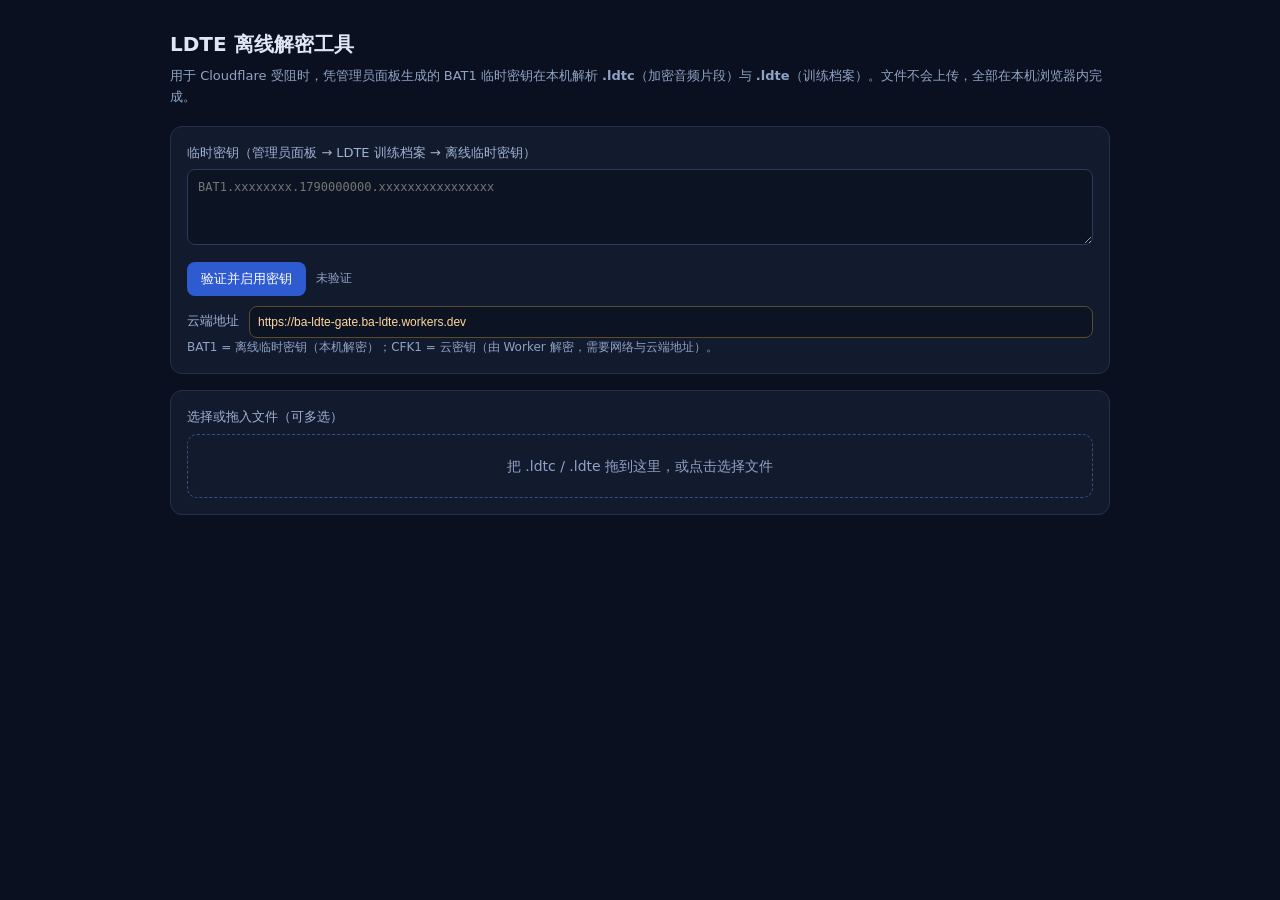
<file: cloudflare-worker/pages/index.html>
<!DOCTYPE html>
<html lang="zh-CN">
<head>
<meta charset="utf-8">
<title>LDTE 离线解密工具</title>
<style>
  :root{color-scheme:dark}
  *{box-sizing:border-box}
  body{margin:0;background:#0b1020;color:#dfe7f5;font:14px/1.6 "Microsoft YaHei",system-ui,sans-serif}
  .wrap{max-width:980px;margin:0 auto;padding:28px 20px 60px}
  h1{font-size:20px;margin:0 0 6px}
  .sub{color:#8fa3c4;font-size:13px;margin-bottom:18px}
  .card{background:#121a2e;border:1px solid #24304a;border-radius:12px;padding:16px;margin-bottom:16px}
  label{display:block;font-size:13px;color:#9fb2d0;margin-bottom:6px}
  textarea{width:100%;height:76px;background:#0c1322;color:#9fd0ff;border:1px solid #2a3a5c;border-radius:8px;padding:10px;font-size:12px;word-break:break-all;resize:vertical}
  input[type=file]{width:100%;color:#c9d7ee}
  button{background:#2f5bd0;color:#fff;border:0;border-radius:8px;padding:8px 14px;cursor:pointer;font-size:13px}
  button.ghost{background:#1d2a45;border:1px solid #2f4467;color:#c9d7ee}
  .row{display:flex;gap:10px;align-items:center;flex-wrap:wrap;margin-top:10px}
  .drop{border:1px dashed #33507e;border-radius:10px;padding:20px;text-align:center;color:#8fa3c4;cursor:pointer}
  .drop.on{border-color:#5b8cf7;background:#16223a}
  .item{border:1px solid #22304a;border-radius:10px;padding:12px;margin-top:12px;background:#0f1728}
  .item h3{margin:0 0 6px;font-size:14px;color:#cfe0ff;word-break:break-all}
  .meta{font-size:12px;color:#8fa3c4;white-space:pre-wrap;word-break:break-all}
  .bad{color:#ff8d8d}.ok{color:#7fe0a8}
  canvas{width:100%;height:110px;background:#0a1120;border:1px solid #22304a;border-radius:8px;margin-top:8px}
  audio{width:100%;margin-top:10px}
  pre{background:#0a1120;border:1px solid #22304a;border-radius:8px;padding:10px;max-height:240px;overflow:auto;font-size:12px;white-space:pre-wrap;word-break:break-all}
</style>
</head>
<body>
<div class="wrap">
  <h1>LDTE 离线解密工具</h1>
  <div class="sub">用于 Cloudflare 受阻时，凭管理员面板生成的 BAT1 临时密钥在本机解析 <b>.ldtc</b>（加密音频片段）与 <b>.ldte</b>（训练档案）。文件不会上传，全部在本机浏览器内完成。</div>

  <div class="card">
    <label>临时密钥（管理员面板 → LDTE 训练档案 → 离线临时密钥）</label>
    <textarea id="token" placeholder="BAT1.xxxxxxxx.1790000000.xxxxxxxxxxxxxxxx"></textarea>
    <div class="row">
      <button id="use">验证并启用密钥</button>
      <span id="tokstate" class="meta">未验证</span>
    </div>
    <div class="row">
      <label style="margin:0">云端地址</label>
      <input id="cloudbase" type="text" value="https://ba-ldte-gate.ba-ldte.workers.dev" style="flex:1;background:#0c1322;color:#ffd79f;border:1px solid #5c4a2a;border-radius:8px;padding:8px;font-size:12px">
    </div>
    <div class="meta">BAT1 = 离线临时密钥（本机解密）；CFK1 = 云密钥（由 Worker 解密，需要网络与云端地址）。</div>
  </div>

  <div class="card">
    <label>选择或拖入文件（可多选）</label>
    <div class="drop" id="drop">把 .ldtc / .ldte 拖到这里，或点击选择文件<input type="file" id="file" multiple accept=".ldtc,.ldte" style="display:none"></div>
    <div id="results"></div>
  </div>
</div>
<script>
(function(){
  var master = null, masterExp = 0;

  function b64urlToBytes(s){
    s = s.replace(/-/g,'+').replace(/_/g,'/');
    while (s.length % 4) s += '=';
    var bin = atob(s);
    var out = new Uint8Array(bin.length);
    for (var i=0;i<bin.length;i++) out[i] = bin.charCodeAt(i);
    return out;
  }
  function toHex(buf){
    var u = new Uint8Array(buf), s = '';
    for (var i=0;i<u.length;i++) s += u[i].toString(16).padStart(2,'0');
    return s;
  }
  function concat(a,b){
    var out = new Uint8Array(a.length + b.length);
    out.set(a,0); out.set(b,a.length);
    return out;
  }
  function fmtSize(n){
    if (n >= 1048576) return (n/1048576).toFixed(2) + ' MB';
    if (n >= 1024) return (n/1024).toFixed(1) + ' KB';
    return n + ' B';
  }
  function el(id){ return document.getElementById(id); }

  var cloud = { mode: false, token: '', base: '' };

  async function cloudVerify(base, token){
    const r = await fetch(base.replace(/\/+$/, '') + '/verify?token=' + encodeURIComponent(token), { cache: 'no-store' });
    const d = await r.json();
    if (!d || !d.ok) throw new Error('云端校验失败：' + ((d && d.error) || r.status));
    return d;
  }

  async function parseToken(tok){
    var p = String(tok || '').trim().split('.');
    if (p.length !== 4 || p[0] !== 'BAT1') throw new Error('格式不是 BAT1 临时密钥');
    var key = b64urlToBytes(p[1]);
    if (key.length !== 32) throw new Error('密钥长度不正确');
    var exp = parseInt(p[2], 10);
    if (!exp) throw new Error('到期时间无效');
    var raw = p[1] + '.' + p[2];
    var dig = await crypto.subtle.digest('SHA-256', new TextEncoder().encode(raw));
    var fp = toHex(dig).slice(0,16);
    if (fp !== String(p[3]).toLowerCase()) throw new Error('密钥校验失败，可能复制不完整');
    if (Math.floor(Date.now()/1000) > exp) throw new Error('临时密钥已过期：' + new Date(exp*1000).toLocaleString());
    return { key: key, exp: exp };
  }

  async function decryptClip(bytes, mk){
    if (bytes.length < 101) throw new Error('片段文件过短');
    var magic = String.fromCharCode(bytes[0],bytes[1],bytes[2],bytes[3],bytes[4]);
    if (magic !== 'LDTC1') throw new Error('不是 LDTC1 加密片段');
    if (bytes[5] !== 1) throw new Error('片段版本不支持');
    var off = 6, dv = new DataView(bytes.buffer, bytes.byteOffset, bytes.byteLength);
    var nonce  = bytes.slice(off, off+12); off += 12;
    var tag    = bytes.slice(off, off+16); off += 16;
    var wnonce = bytes.slice(off, off+12); off += 12;
    var wtag   = bytes.slice(off, off+16); off += 16;
    var wkey   = bytes.slice(off, off+32); off += 32;
    var len = Number(dv.getBigInt64(off, true)); off += 8;
    if (len <= 0 || off + len > bytes.length) throw new Error('片段长度信息损坏');
    var ct = bytes.slice(off, off + len);
    var dkRaw = await crypto.subtle.decrypt({name:'AES-GCM', iv:wnonce, tagLength:128}, mk, concat(wkey, wtag));
    var dk = await crypto.subtle.importKey('raw', dkRaw, 'AES-GCM', false, ['decrypt']);
    var plain = await crypto.subtle.decrypt({name:'AES-GCM', iv:nonce, tagLength:128}, dk, concat(ct, tag));
    return new Uint8Array(plain);
  }

  function parseLdte(bytes){
    if (bytes.length < 20) throw new Error('档案文件过短');
    var magic = String.fromCharCode(bytes[0],bytes[1],bytes[2],bytes[3]);
    if (magic !== 'LDTE') throw new Error('不是 LDTE 训练档案');
    var dv = new DataView(bytes.buffer, bytes.byteOffset, bytes.byteLength);
    var off = 4;
    var ver = dv.getUint16(off, true); off += 2;
    var frameMs = dv.getUint16(off, true); off += 2;
    var passes = dv.getUint32(off, true); off += 4;
    var frames = dv.getUint32(off, true); off += 4;
    var jsonLen = dv.getUint32(off, true); off += 4;
    var channelCount = 4, sampleRate = 48000, flags = 0, segCount = 0;
    if (ver >= 2){
      channelCount = dv.getUint32(off, true); off += 4;
      sampleRate = dv.getUint32(off, true); off += 4;
      flags = dv.getUint32(off, true); off += 4;
      segCount = dv.getUint32(off, true); off += 4;
      off += 12;
    }
    if (ver === 0 || ver > 2) throw new Error('档案版本不支持：' + ver);
    if (channelCount === 0 || channelCount > 64) throw new Error('通道数异常');
    if (frames > 20000000) throw new Error('帧数异常');
    if (jsonLen > 4*1024*1024 || off + jsonLen > bytes.length) throw new Error('头部长度异常');
    var header = JSON.parse(new TextDecoder().decode(bytes.slice(off, off+jsonLen)));
    off += jsonLen;
    if (off + channelCount * frames * 4 > bytes.length) throw new Error('数据区长度不足');
    var cols = [];
    for (var c=0;c<channelCount;c++){
      var col = new Float32Array(frames);
      for (var i=0;i<frames;i++){ col[i] = dv.getFloat32(off, true); off += 4; }
      cols.push(col);
    }
    return { ver:ver, frameMs:frameMs, passes:passes, frames:frames, channelCount:channelCount,
             sampleRate:sampleRate, flags:flags, segCount:segCount, header:header, cols:cols };
  }

  function drawEnvelope(canvas, col){
    var w = canvas.width = canvas.clientWidth * (window.devicePixelRatio || 1);
    var h = canvas.height = 220;
    var g = canvas.getContext('2d');
    g.clearRect(0,0,w,h);
    g.fillStyle = '#0a1120'; g.fillRect(0,0,w,h);
    g.strokeStyle = '#5b8cf7'; g.beginPath();
    var n = col.length;
    for (var x=0;x<w;x++){
      var a = Math.floor(x * n / w), b = Math.floor((x+1) * n / w);
      var m = 0;
      for (var i=a;i<b && i<n;i++){ var v = Math.abs(col[i]); if (v > m) m = v; }
      var y = h - Math.min(1, m) * (h - 8) - 4;
      if (x === 0) g.moveTo(x,y); else g.lineTo(x,y);
    }
    g.stroke();
  }

  function addResult(title, nodes, ok, text){
    var box = document.createElement('div');
    box.className = 'item';
    var h = document.createElement('h3');
    h.textContent = title + ' · ' + (ok ? '解析成功' : '失败');
    if (!ok) h.className = 'bad';
    box.appendChild(h);
    if (text){
      var m = document.createElement('div');
      m.className = 'meta';
      m.textContent = text;
      box.appendChild(m);
    }
    (nodes||[]).forEach(function(n){ box.appendChild(n); });
    el('results').appendChild(box);
    return box;
  }

  var activeToken = null;

  el('use').onclick = async function(){
    var raw = String(el('token').value || '').trim();
    if (raw.indexOf('CFK1.') === 0){
      try{
        var base = String(el('cloudbase').value || '').trim();
        if (!base) throw new Error('请填写云端地址');
        var v = await cloudVerify(base, raw);
        cloud = { mode: true, token: raw, base: base };
        master = null;
        el('tokstate').className = 'meta ok';
        el('tokstate').textContent = '云密钥有效，到期 ' + new Date(v.expires * 1000).toLocaleString() + '（解密在云端完成）';
      }catch(e){
        cloud = { mode: false, token: '', base: '' };
        el('tokstate').className = 'meta bad';
        el('tokstate').textContent = '云端校验失败：' + (e && e.message || e);
      }
      return;
    }
    try{
      var t = await parseToken(raw);
      master = await crypto.subtle.importKey('raw', t.key, 'AES-GCM', false, ['decrypt']);
      masterExp = t.exp;
      activeToken = raw;
      cloud = { mode: false, token: '', base: '' };
      el('tokstate').className = 'meta ok';
      el('tokstate').textContent = '离线密钥有效，到期 ' + new Date(t.exp*1000).toLocaleString();
    }catch(e){
      master = null;
      el('tokstate').className = 'meta bad';
      el('tokstate').textContent = '校验失败：' + (e && e.message || e);
    }
  };

  el('token').addEventListener('input', function(){
    activeToken = null; master = null;
    cloud = { mode: false, token: '', base: '' };
    el('tokstate').className = 'meta';
    el('tokstate').textContent = '未验证';
  });

  var drop = el('drop');
  drop.onclick = function(){ el('file').click(); };
  drop.ondragover = function(e){ e.preventDefault(); drop.classList.add('on'); };
  drop.ondragleave = function(){ drop.classList.remove('on'); };
  drop.ondrop = function(e){
    e.preventDefault(); drop.classList.remove('on');
    handleFiles(e.dataTransfer.files);
  };
  el('file').onchange = function(e){ handleFiles(e.target.files); };

  async function handleFiles(files){
    if (!files || !files.length) return;
    var list = Array.prototype.slice.call(files);
    for (var i=0;i<list.length;i++) await handleOne(list[i]);
    el('file').value = '';
  }

  async function handleOne(file){
    var name = file.name || '';
    var lower = name.toLowerCase();
    try{
      var bytes = new Uint8Array(await file.arrayBuffer());
      if (lower.endsWith('.ldtc')){
        var wav;
        if (cloud.mode){
          var resp = await fetch(cloud.base.replace(/\/+$/, '') + '/decrypt', {
            method: 'POST',
            headers: { 'x-ldte-token': cloud.token, 'content-type': 'application/octet-stream' },
            body: bytes
          });
          if (!resp.ok){
            var msg = '';
            try { var err = await resp.json(); msg = (err && err.error) || ''; } catch(e2){}
            throw new Error('云端解密失败：' + (msg || resp.status));
          }
          wav = new Uint8Array(await resp.arrayBuffer());
        } else {
          if (!master){
            el('use').click();
            if (!master) throw new Error('请先粘贴并验证临时密钥');
          }
          wav = await decryptClip(bytes, master);
        }
        var blob = new Blob([wav], {type:'audio/wav'});
        var url = URL.createObjectURL(blob);
        var audio = document.createElement('audio');
        audio.controls = true; audio.src = url;
        var dl = document.createElement('button');
        dl.className = 'ghost'; dl.textContent = '另存为 WAV';
        dl.onclick = function(){
          var a = document.createElement('a');
          a.href = url;
          a.download = name.replace(/\.ldtc$/i, '') + '.wav';
          document.body.appendChild(a); a.click(); a.remove();
        };
        var row = document.createElement('div');
        row.className = 'row'; row.appendChild(dl);
        addResult(name, [audio, row], true,
          (cloud.mode ? '云端解密' : '本机解密') + ' · ' + fmtSize(wav.length) +
          (cloud.mode ? '' : ' · 密钥到期 ' + new Date(masterExp*1000).toLocaleString()));
      } else if (lower.endsWith('.ldte')){
        var d = parseLdte(bytes);
        var dur = (d.frames * d.frameMs / 1000);
        var canvas = document.createElement('canvas');
        drawEnvelope(canvas, d.cols[0]);
        var pre = document.createElement('pre');
        pre.textContent = JSON.stringify(d.header, null, 2);
        addResult(name, [canvas, pre], true,
          '版本 v' + d.ver + ' · ' + d.frameMs + 'ms/帧 · ' + d.frames + ' 帧 · ' +
          (dur/60).toFixed(2) + ' 分钟 · ' + d.channelCount + ' 通道 · ' + d.sampleRate + ' Hz · ' +
          d.segCount + ' 分段 · ' + d.passes + ' 遍训练 · ' + fmtSize(bytes.length));
      } else {
        throw new Error('不支持的文件类型');
      }
    }catch(e){
      addResult(name, [], false, String(e && e.message || e));
    }
  }
})();
</script>
</body>
</html>
</file>
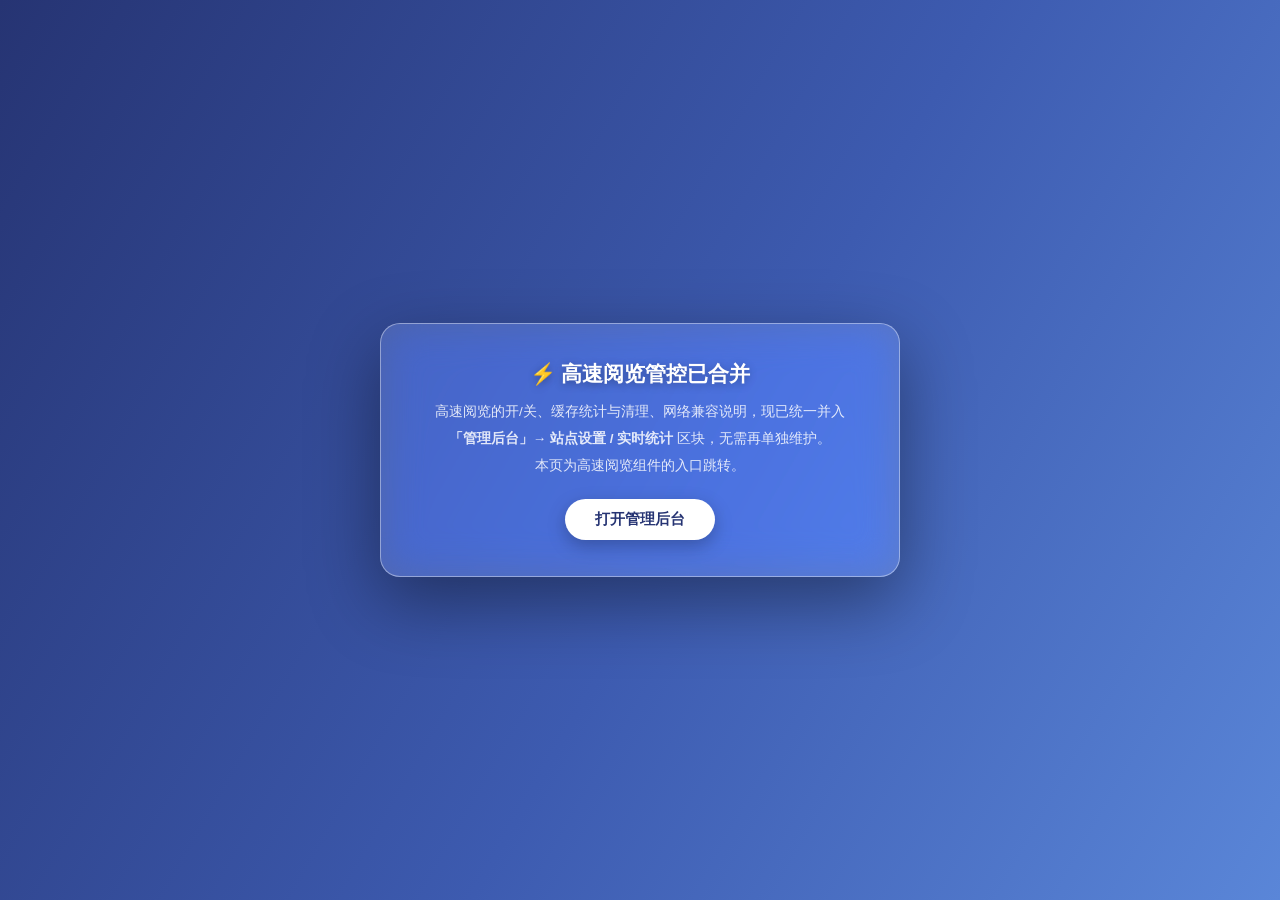
<file: web/fast.html>
<!DOCTYPE html>
<html lang="zh-CN">
<head>
<meta charset="UTF-8">
<meta name="viewport" content="width=device-width, initial-scale=1">
<title>基沃托斯古书馆 · 高速阅览（已并入管理后台）</title>
<link rel="icon" href="assets/arona.ico">
<style>
*{box-sizing:border-box;margin:0;padding:0}
body{font-family:'Microsoft YaHei','微软雅黑',sans-serif;background:linear-gradient(120deg,#263473,#3d5bb0 55%,#5a86d8);color:#fff;min-height:100vh;display:flex;align-items:center;justify-content:center;padding:30px}
.box{background:rgba(255,255,255,.14);backdrop-filter:blur(20px) saturate(150%);border:1px solid rgba(255,255,255,.4);border-radius:20px;max-width:520px;width:100%;padding:36px 34px;text-align:center;box-shadow:0 24px 70px rgba(0,0,0,.4)}
h1{font-size:21px;margin-bottom:10px;text-shadow:0 2px 8px rgba(0,0,0,.3)}
p{font-size:13.5px;line-height:2;color:rgba(255,255,255,.85)}
.btn{display:inline-block;margin-top:20px;padding:11px 30px;border-radius:999px;background:#fff;color:#263473;font-size:14.5px;font-weight:800;text-decoration:none;box-shadow:0 6px 18px rgba(0,0,0,.25)}
.btn:hover{background:#f0f5ff;transform:translateY(-1px)}
</style>
</head>
<body>
<div class="box">
  <h1>⚡ 高速阅览管控已合并</h1>
  <p>高速阅览的开/关、缓存统计与清理、网络兼容说明，现已统一并入<br>
     <b>「管理后台」→ 站点设置 / 实时统计</b> 区块，无需再单独维护。<br>
     本页为高速阅览组件的入口跳转。</p>
  <a class="btn" href="admin.html">打开管理后台</a>
</div>
</body>
</html>
</file>
